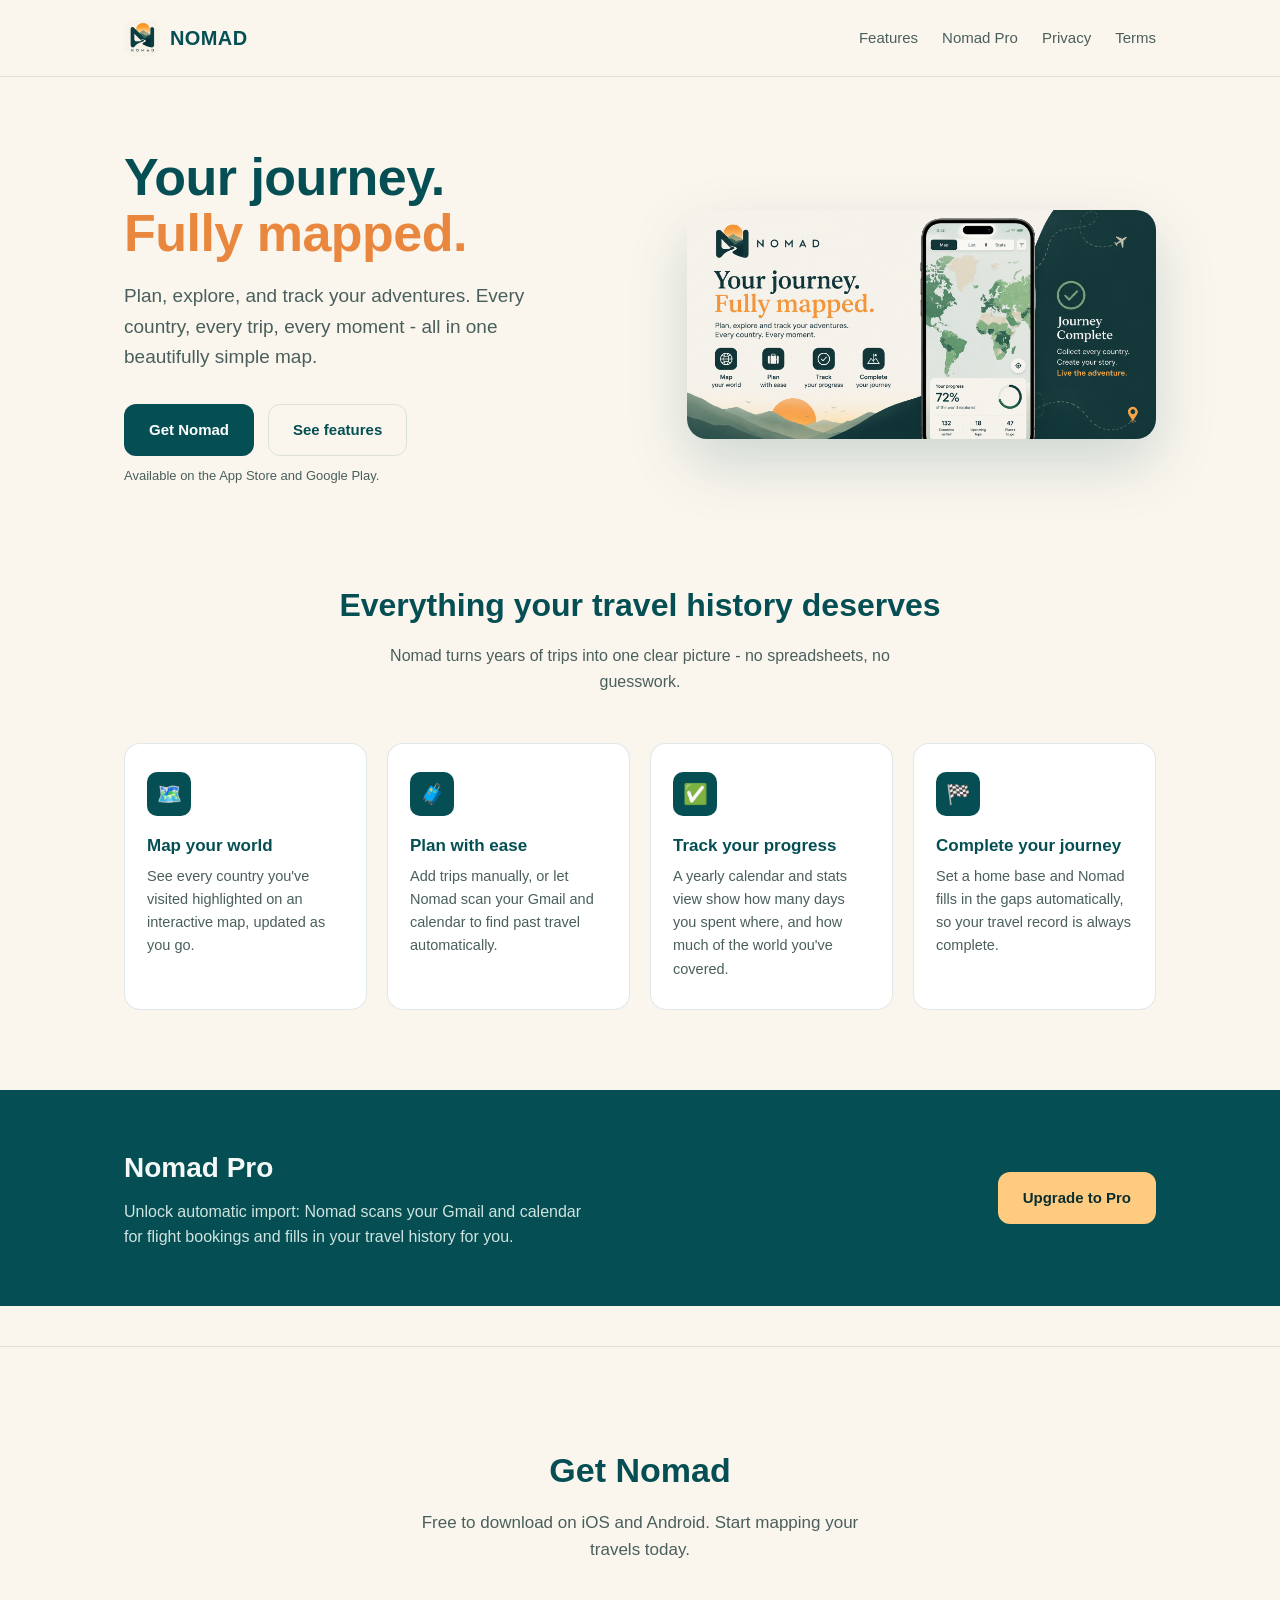
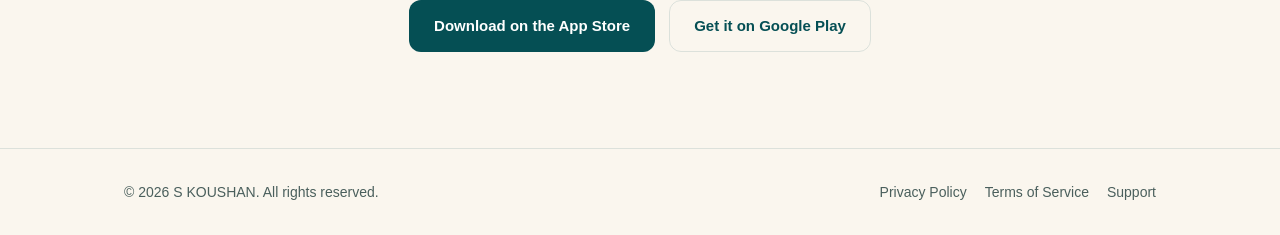
<file: index.html>
<!doctype html>
<html lang="en">
<head>
  <meta charset="UTF-8" />
  <meta name="viewport" content="width=device-width, initial-scale=1" />
  <title>Nomad - Your journey, fully mapped</title>
  <meta name="description" content="Nomad tracks every country and trip you've ever taken. Plan, explore, and see your travel history mapped out beautifully." />
  <link rel="icon" href="assets/logo.png" />
  <link rel="stylesheet" href="styles.css" />
</head>
<body>

  <header class="site-header">
    <div class="wrap">
      <a class="brand" href="index.html">
        <img src="assets/logo.png" alt="Nomad logo" />
        NOMAD
      </a>
      <nav class="site-nav">
        <a href="#features">Features</a>
        <a href="#pro">Nomad Pro</a>
        <a href="privacy.html">Privacy</a>
        <a href="terms.html">Terms</a>
      </nav>
    </div>
  </header>

  <section class="hero">
    <div class="wrap">
      <div>
        <h1>Your journey.<br /><span class="accent">Fully mapped.</span></h1>
        <p class="lede">Plan, explore, and track your adventures. Every country, every trip, every moment - all in one beautifully simple map.</p>
        <div class="cta-row">
          <a class="btn btn-primary" href="#download">Get Nomad</a>
          <a class="btn btn-secondary" href="#features">See features</a>
        </div>
        <p class="badge-note">Available on the App Store and Google Play.</p>
      </div>
      <img src="assets/hero.png" alt="Nomad app showing a world map with visited countries highlighted" />
    </div>
  </section>

  <section class="features" id="features">
    <div class="wrap">
      <h2>Everything your travel history deserves</h2>
      <p class="subhead">Nomad turns years of trips into one clear picture - no spreadsheets, no guesswork.</p>
      <div class="feature-grid">
        <div class="feature-card">
          <div class="feature-icon">🗺️</div>
          <h3>Map your world</h3>
          <p>See every country you've visited highlighted on an interactive map, updated as you go.</p>
        </div>
        <div class="feature-card">
          <div class="feature-icon">🧳</div>
          <h3>Plan with ease</h3>
          <p>Add trips manually, or let Nomad scan your Gmail and calendar to find past travel automatically.</p>
        </div>
        <div class="feature-card">
          <div class="feature-icon">✅</div>
          <h3>Track your progress</h3>
          <p>A yearly calendar and stats view show how many days you spent where, and how much of the world you've covered.</p>
        </div>
        <div class="feature-card">
          <div class="feature-icon">🏁</div>
          <h3>Complete your journey</h3>
          <p>Set a home base and Nomad fills in the gaps automatically, so your travel record is always complete.</p>
        </div>
      </div>
    </div>
  </section>

  <section class="pro-band" id="pro">
    <div class="wrap">
      <div>
        <h2>Nomad Pro</h2>
        <p>Unlock automatic import: Nomad scans your Gmail and calendar for flight bookings and fills in your travel history for you.</p>
      </div>
      <a class="btn btn-primary" href="https://apps.apple.com/us/app/nomad-countries-visited-map/id6790932579" target="_blank" rel="noopener">Upgrade to Pro</a>
    </div>
  </section>

  <section class="download" id="download">
    <div class="wrap">
      <h2>Get Nomad</h2>
      <p class="subhead">Free to download on iOS and Android. Start mapping your travels today.</p>
      <div class="cta-row">
        <a class="btn btn-primary" href="https://apps.apple.com/us/app/nomad-countries-visited-map/id6790932579" target="_blank" rel="noopener">Download on the App Store</a>
        <a class="btn btn-secondary" href="https://play.google.com/store/apps/details?id=com.shervinkoushan.nomad" target="_blank" rel="noopener">Get it on Google Play</a>
      </div>
    </div>
  </section>

  <footer class="site-footer">
    <div class="wrap">
      <span>© 2026 S KOUSHAN. All rights reserved.</span>
      <nav>
        <a href="privacy.html">Privacy Policy</a>
        <a href="terms.html">Terms of Service</a>
        <a href="mailto:shervin.koushan.dev@gmail.com">Support</a>
      </nav>
    </div>
  </footer>

</body>
</html>
</file>
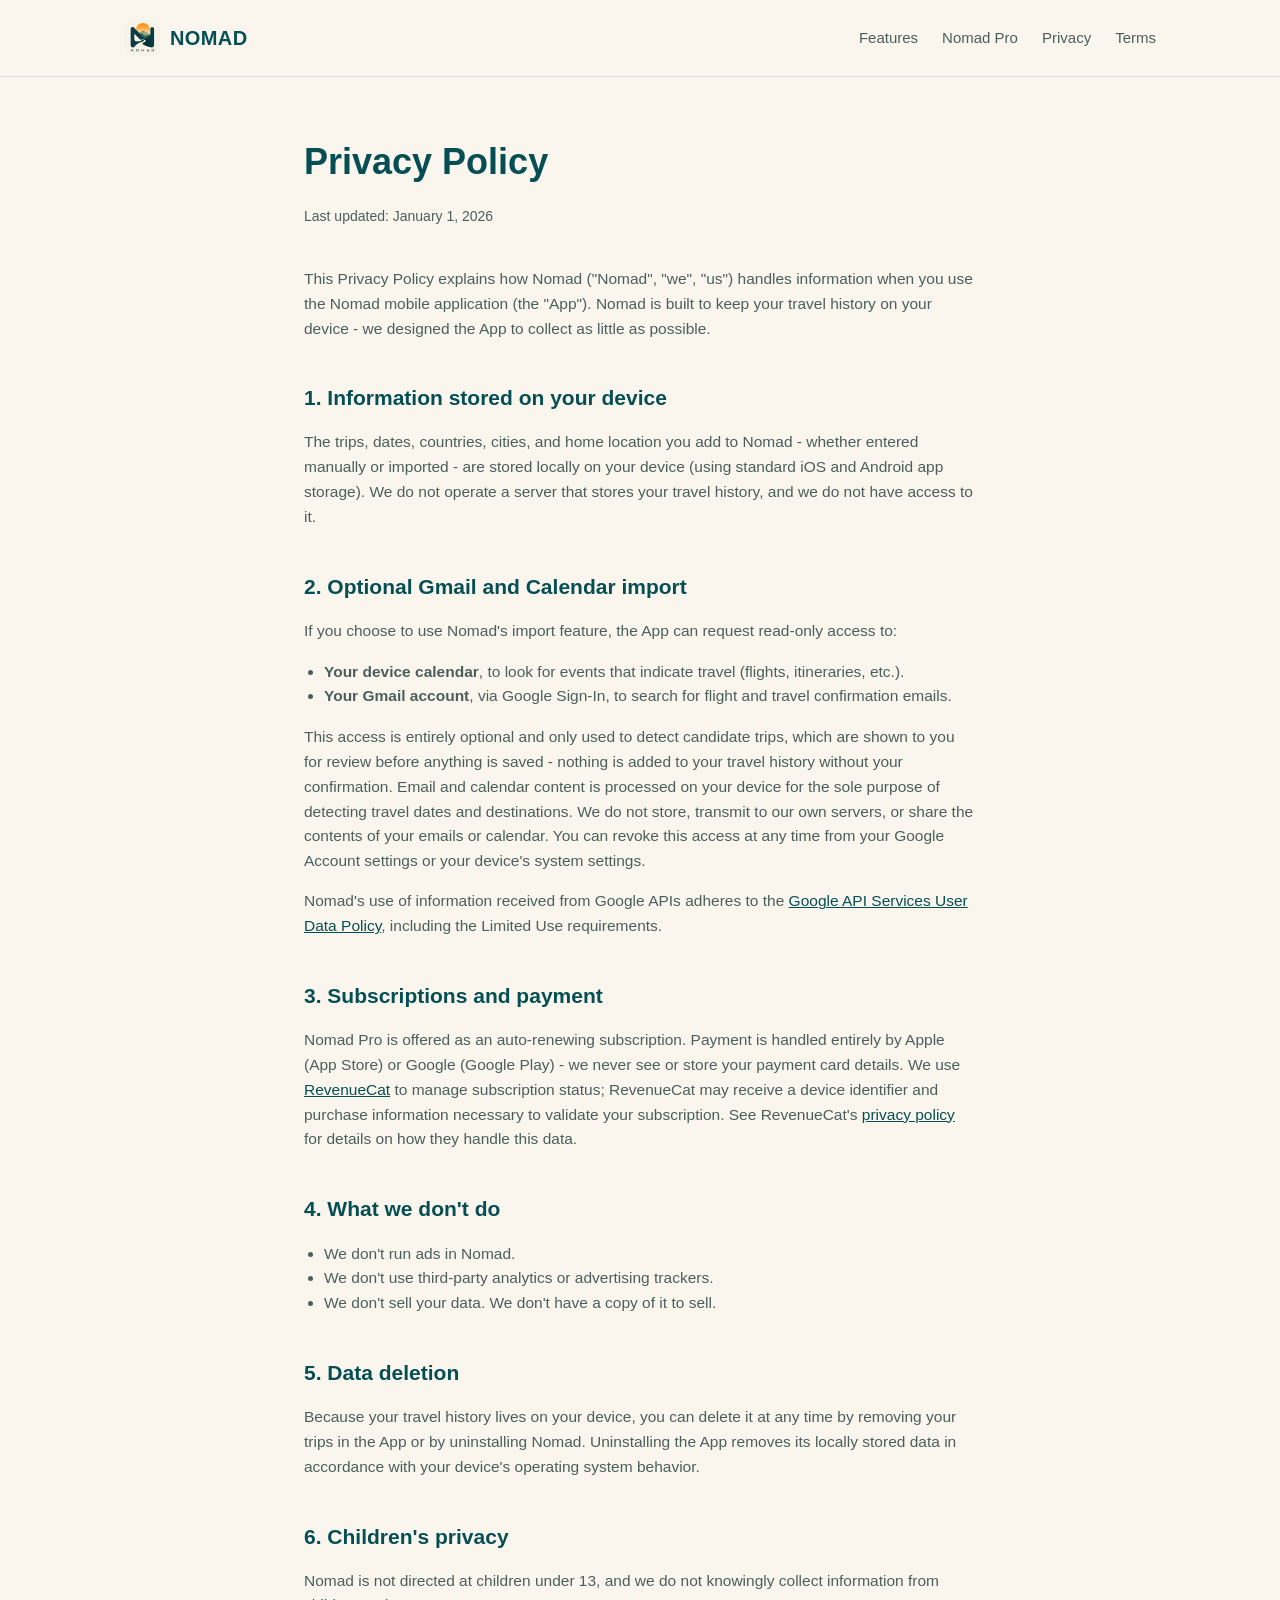
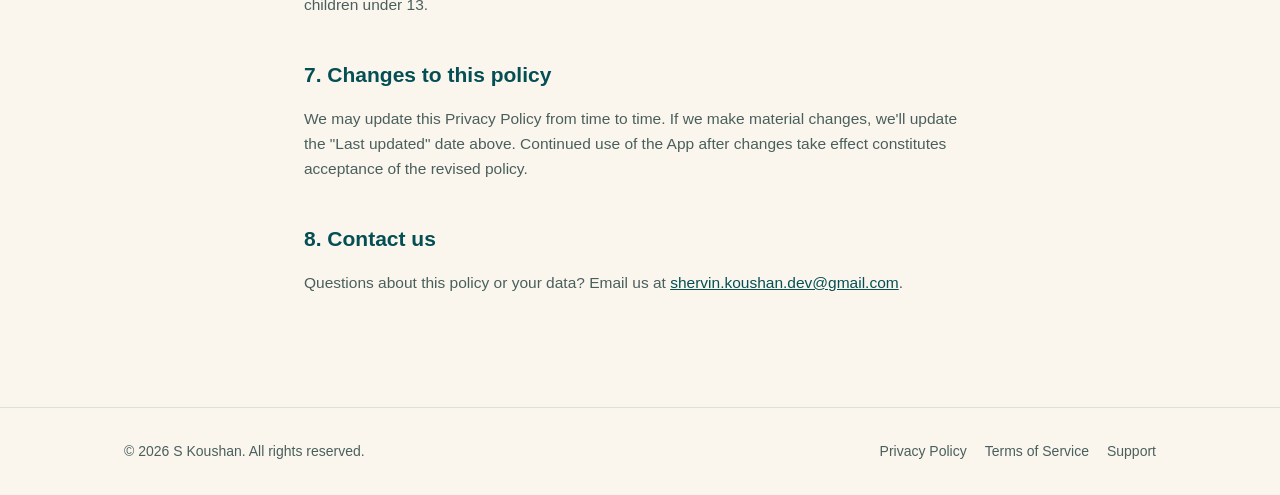
<file: privacy.html>
<!doctype html>
<html lang="en">
<head>
  <meta charset="UTF-8" />
  <meta name="viewport" content="width=device-width, initial-scale=1" />
  <title>Privacy Policy - Nomad</title>
  <link rel="icon" href="assets/logo.png" />
  <link rel="stylesheet" href="styles.css" />
</head>
<body>

  <header class="site-header">
    <div class="wrap">
      <a class="brand" href="index.html">
        <img src="assets/logo.png" alt="Nomad logo" />
        NOMAD
      </a>
      <nav class="site-nav">
        <a href="index.html#features">Features</a>
        <a href="index.html#pro">Nomad Pro</a>
        <a href="privacy.html">Privacy</a>
        <a href="terms.html">Terms</a>
      </nav>
    </div>
  </header>

  <section class="legal">
    <div class="wrap">
      <h1>Privacy Policy</h1>
      <p class="updated">Last updated: January 1, 2026</p>

      <p>This Privacy Policy explains how Nomad ("Nomad", "we", "us") handles information when you use the Nomad mobile application (the "App"). Nomad is built to keep your travel history on your device - we designed the App to collect as little as possible.</p>

      <h2>1. Information stored on your device</h2>
      <p>The trips, dates, countries, cities, and home location you add to Nomad - whether entered manually or imported - are stored locally on your device (using standard iOS and Android app storage). We do not operate a server that stores your travel history, and we do not have access to it.</p>

      <h2>2. Optional Gmail and Calendar import</h2>
      <p>If you choose to use Nomad's import feature, the App can request read-only access to:</p>
      <ul>
        <li><strong>Your device calendar</strong>, to look for events that indicate travel (flights, itineraries, etc.).</li>
        <li><strong>Your Gmail account</strong>, via Google Sign-In, to search for flight and travel confirmation emails.</li>
      </ul>
      <p>This access is entirely optional and only used to detect candidate trips, which are shown to you for review before anything is saved - nothing is added to your travel history without your confirmation. Email and calendar content is processed on your device for the sole purpose of detecting travel dates and destinations. We do not store, transmit to our own servers, or share the contents of your emails or calendar. You can revoke this access at any time from your Google Account settings or your device's system settings.</p>
      <p>Nomad's use of information received from Google APIs adheres to the <a href="https://developers.google.com/terms/api-services-user-data-policy" target="_blank" rel="noopener">Google API Services User Data Policy</a>, including the Limited Use requirements.</p>

      <h2>3. Subscriptions and payment</h2>
      <p>Nomad Pro is offered as an auto-renewing subscription. Payment is handled entirely by Apple (App Store) or Google (Google Play) - we never see or store your payment card details. We use <a href="https://www.revenuecat.com" target="_blank" rel="noopener">RevenueCat</a> to manage subscription status; RevenueCat may receive a device identifier and purchase information necessary to validate your subscription. See RevenueCat's <a href="https://www.revenuecat.com/privacy" target="_blank" rel="noopener">privacy policy</a> for details on how they handle this data.</p>

      <h2>4. What we don't do</h2>
      <ul>
        <li>We don't run ads in Nomad.</li>
        <li>We don't use third-party analytics or advertising trackers.</li>
        <li>We don't sell your data. We don't have a copy of it to sell.</li>
      </ul>

      <h2>5. Data deletion</h2>
      <p>Because your travel history lives on your device, you can delete it at any time by removing your trips in the App or by uninstalling Nomad. Uninstalling the App removes its locally stored data in accordance with your device's operating system behavior.</p>

      <h2>6. Children's privacy</h2>
      <p>Nomad is not directed at children under 13, and we do not knowingly collect information from children under 13.</p>

      <h2>7. Changes to this policy</h2>
      <p>We may update this Privacy Policy from time to time. If we make material changes, we'll update the "Last updated" date above. Continued use of the App after changes take effect constitutes acceptance of the revised policy.</p>

      <h2>8. Contact us</h2>
      <p>Questions about this policy or your data? Email us at <a href="mailto:shervin.koushan.dev@gmail.com">shervin.koushan.dev@gmail.com</a>.</p>
    </div>
  </section>

  <footer class="site-footer">
    <div class="wrap">
      <span>© 2026 S Koushan. All rights reserved.</span>
      <nav>
        <a href="privacy.html">Privacy Policy</a>
        <a href="terms.html">Terms of Service</a>
        <a href="mailto:shervin.koushan.dev@gmail.com">Support</a>
      </nav>
    </div>
  </footer>

</body>
</html>
</file>
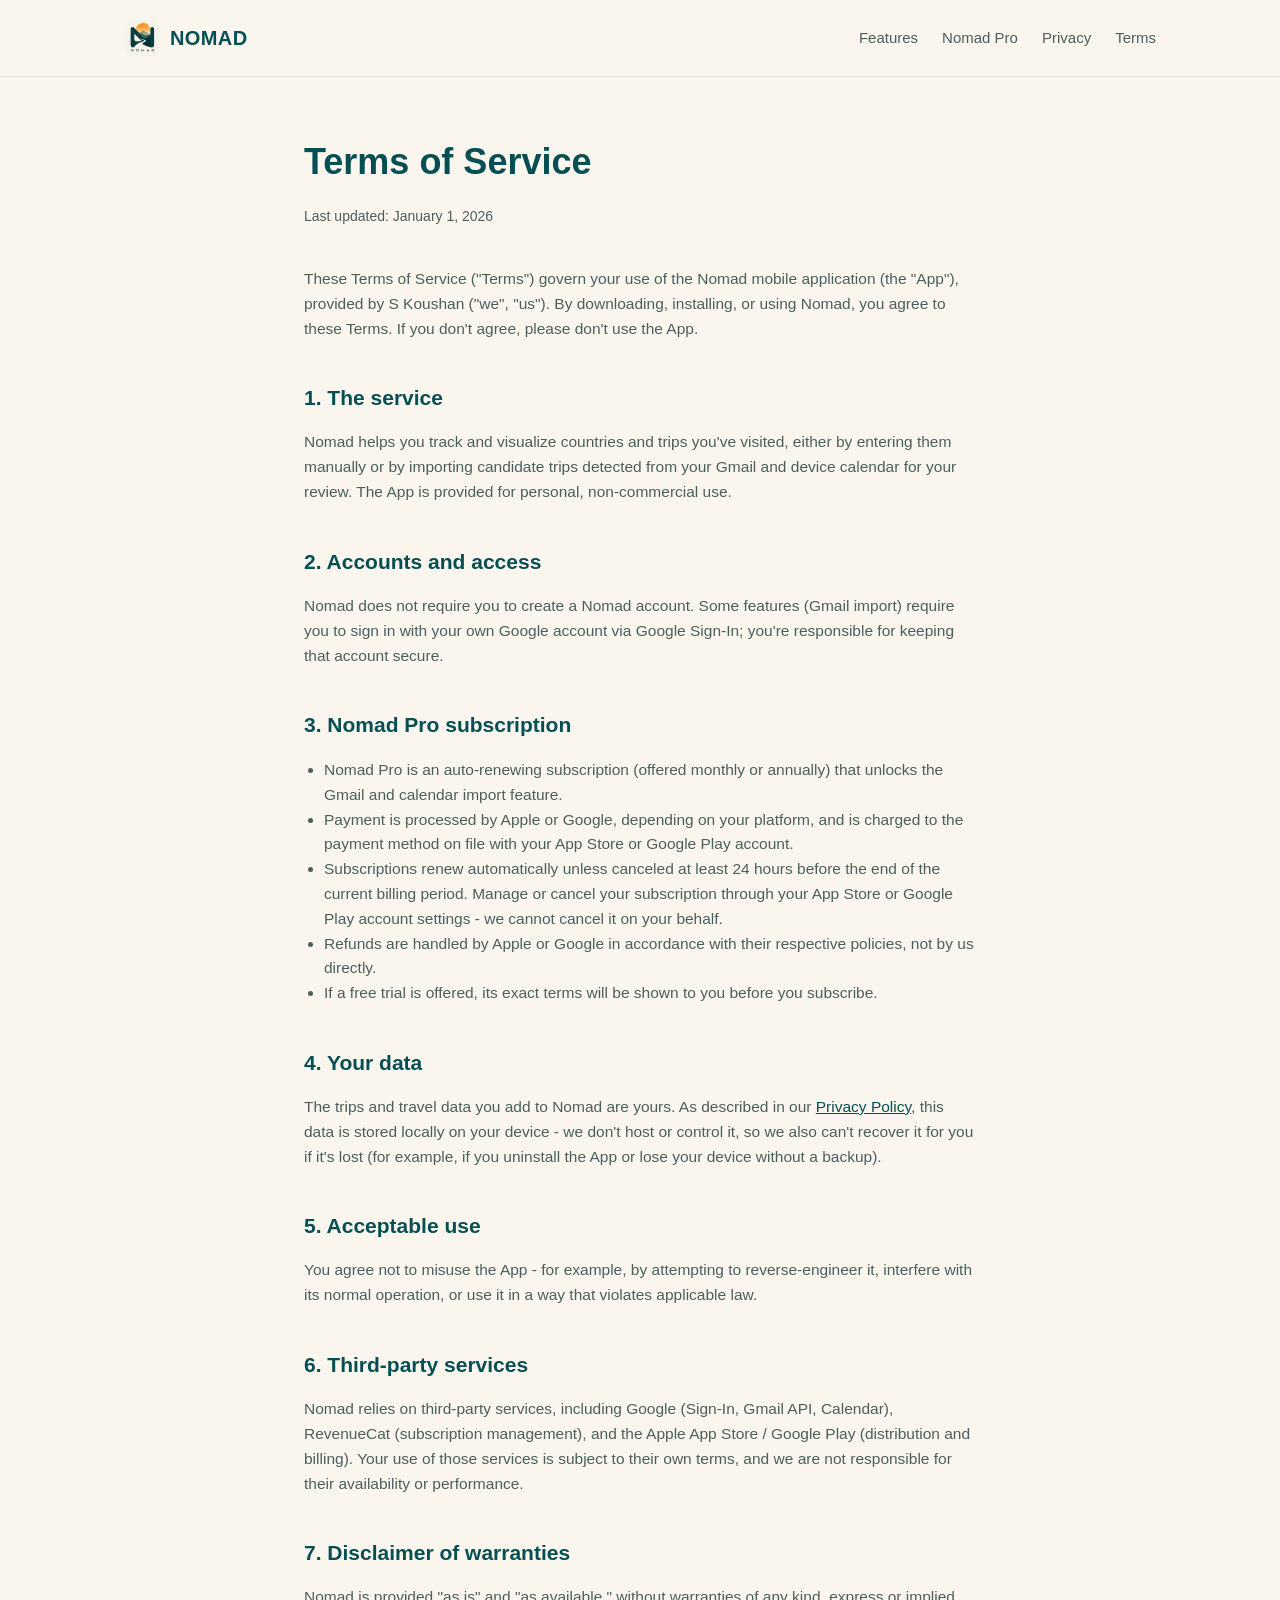
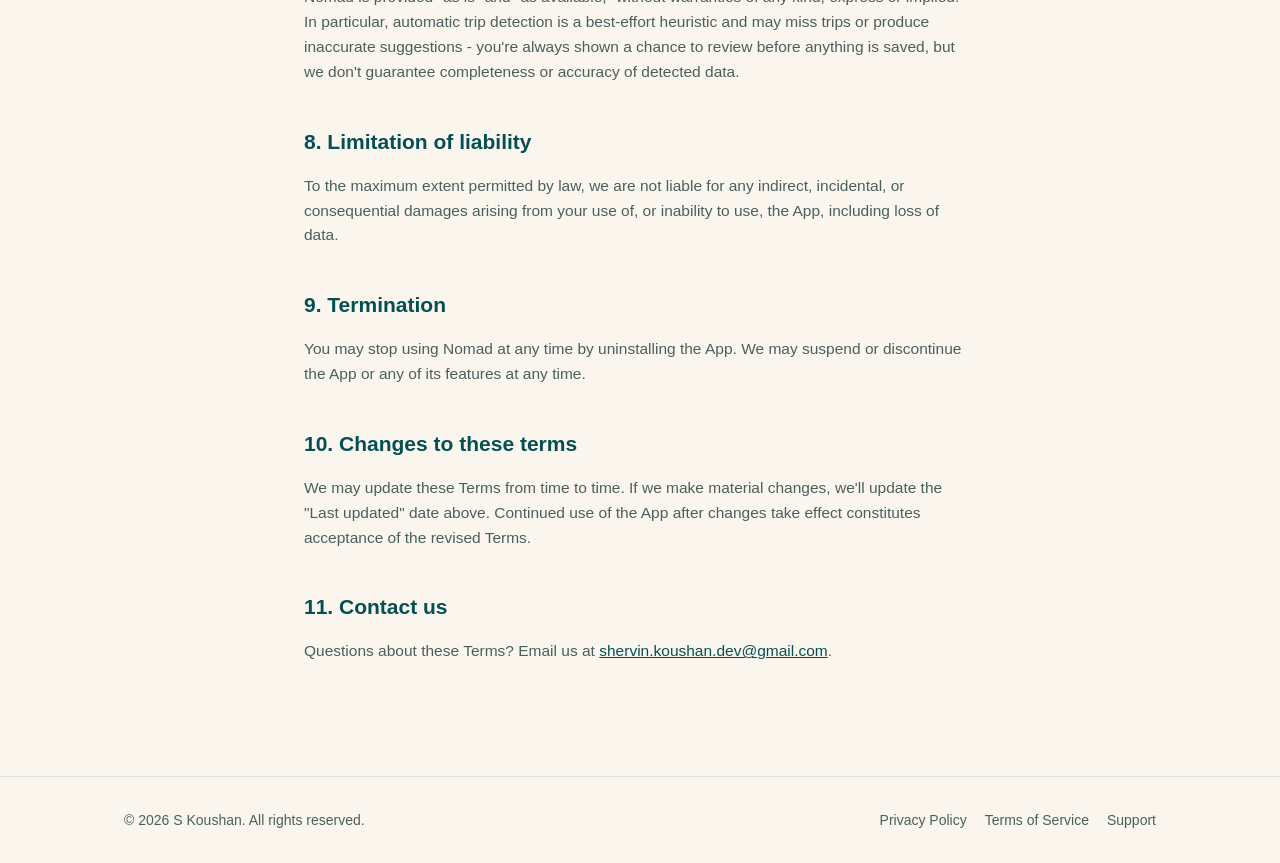
<file: terms.html>
<!doctype html>
<html lang="en">
<head>
  <meta charset="UTF-8" />
  <meta name="viewport" content="width=device-width, initial-scale=1" />
  <title>Terms of Service - Nomad</title>
  <link rel="icon" href="assets/logo.png" />
  <link rel="stylesheet" href="styles.css" />
</head>
<body>

  <header class="site-header">
    <div class="wrap">
      <a class="brand" href="index.html">
        <img src="assets/logo.png" alt="Nomad logo" />
        NOMAD
      </a>
      <nav class="site-nav">
        <a href="index.html#features">Features</a>
        <a href="index.html#pro">Nomad Pro</a>
        <a href="privacy.html">Privacy</a>
        <a href="terms.html">Terms</a>
      </nav>
    </div>
  </header>

  <section class="legal">
    <div class="wrap">
      <h1>Terms of Service</h1>
      <p class="updated">Last updated: January 1, 2026</p>

      <p>These Terms of Service ("Terms") govern your use of the Nomad mobile application (the "App"), provided by S Koushan ("we", "us"). By downloading, installing, or using Nomad, you agree to these Terms. If you don't agree, please don't use the App.</p>

      <h2>1. The service</h2>
      <p>Nomad helps you track and visualize countries and trips you've visited, either by entering them manually or by importing candidate trips detected from your Gmail and device calendar for your review. The App is provided for personal, non-commercial use.</p>

      <h2>2. Accounts and access</h2>
      <p>Nomad does not require you to create a Nomad account. Some features (Gmail import) require you to sign in with your own Google account via Google Sign-In; you're responsible for keeping that account secure.</p>

      <h2>3. Nomad Pro subscription</h2>
      <ul>
        <li>Nomad Pro is an auto-renewing subscription (offered monthly or annually) that unlocks the Gmail and calendar import feature.</li>
        <li>Payment is processed by Apple or Google, depending on your platform, and is charged to the payment method on file with your App Store or Google Play account.</li>
        <li>Subscriptions renew automatically unless canceled at least 24 hours before the end of the current billing period. Manage or cancel your subscription through your App Store or Google Play account settings - we cannot cancel it on your behalf.</li>
        <li>Refunds are handled by Apple or Google in accordance with their respective policies, not by us directly.</li>
        <li>If a free trial is offered, its exact terms will be shown to you before you subscribe.</li>
      </ul>

      <h2>4. Your data</h2>
      <p>The trips and travel data you add to Nomad are yours. As described in our <a href="privacy.html">Privacy Policy</a>, this data is stored locally on your device - we don't host or control it, so we also can't recover it for you if it's lost (for example, if you uninstall the App or lose your device without a backup).</p>

      <h2>5. Acceptable use</h2>
      <p>You agree not to misuse the App - for example, by attempting to reverse-engineer it, interfere with its normal operation, or use it in a way that violates applicable law.</p>

      <h2>6. Third-party services</h2>
      <p>Nomad relies on third-party services, including Google (Sign-In, Gmail API, Calendar), RevenueCat (subscription management), and the Apple App Store / Google Play (distribution and billing). Your use of those services is subject to their own terms, and we are not responsible for their availability or performance.</p>

      <h2>7. Disclaimer of warranties</h2>
      <p>Nomad is provided "as is" and "as available," without warranties of any kind, express or implied. In particular, automatic trip detection is a best-effort heuristic and may miss trips or produce inaccurate suggestions - you're always shown a chance to review before anything is saved, but we don't guarantee completeness or accuracy of detected data.</p>

      <h2>8. Limitation of liability</h2>
      <p>To the maximum extent permitted by law, we are not liable for any indirect, incidental, or consequential damages arising from your use of, or inability to use, the App, including loss of data.</p>

      <h2>9. Termination</h2>
      <p>You may stop using Nomad at any time by uninstalling the App. We may suspend or discontinue the App or any of its features at any time.</p>

      <h2>10. Changes to these terms</h2>
      <p>We may update these Terms from time to time. If we make material changes, we'll update the "Last updated" date above. Continued use of the App after changes take effect constitutes acceptance of the revised Terms.</p>

      <h2>11. Contact us</h2>
      <p>Questions about these Terms? Email us at <a href="mailto:shervin.koushan.dev@gmail.com">shervin.koushan.dev@gmail.com</a>.</p>
    </div>
  </section>

  <footer class="site-footer">
    <div class="wrap">
      <span>© 2026 S Koushan. All rights reserved.</span>
      <nav>
        <a href="privacy.html">Privacy Policy</a>
        <a href="terms.html">Terms of Service</a>
        <a href="mailto:shervin.koushan.dev@gmail.com">Support</a>
      </nav>
    </div>
  </footer>

</body>
</html>
</file>
<file: styles.css>
:root {
  --nomad-green: #054f54;
  --nomad-green-dark: #0b2f2f;
  --nomad-sage: #548072;
  --nomad-sun: #ffcb80;
  --nomad-amber: #e8873d;
  --nomad-cream: #faf6ee;
  --nomad-cream-dim: #f1e9d8;
  --ink: var(--nomad-green);
  --bg: var(--nomad-cream);
  --surface: #ffffff;
  --muted: #4a5f5c;
  --border: rgba(5, 79, 84, 0.12);
  --max-width: 1080px;
}

@media (prefers-color-scheme: dark) {
  :root {
    --ink: #eef3f1;
    --bg: var(--nomad-green-dark);
    --surface: #123a3a;
    --muted: #b6c9c4;
    --border: rgba(255, 255, 255, 0.1);
    --nomad-sun: #ffd699;
  }
}

* {
  box-sizing: border-box;
}

html, body {
  margin: 0;
  padding: 0;
}

body {
  font-family: -apple-system, BlinkMacSystemFont, "Segoe UI", Roboto, Helvetica, Arial, sans-serif;
  background: var(--bg);
  color: var(--ink);
  line-height: 1.6;
  -webkit-font-smoothing: antialiased;
}

a {
  color: var(--nomad-green);
}

@media (prefers-color-scheme: dark) {
  a {
    color: var(--nomad-sun);
  }
}

img {
  max-width: 100%;
  display: block;
}

.wrap {
  max-width: var(--max-width);
  margin: 0 auto;
  padding: 0 24px;
}

/* Header */

.site-header {
  padding: 20px 0;
  border-bottom: 1px solid var(--border);
}

.site-header .wrap {
  display: flex;
  align-items: center;
  justify-content: space-between;
}

.brand {
  display: flex;
  align-items: center;
  gap: 10px;
  text-decoration: none;
  color: var(--ink);
  font-weight: 700;
  font-size: 20px;
  letter-spacing: 0.02em;
}

.brand img {
  width: 36px;
  height: 36px;
  border-radius: 9px;
}

.site-nav {
  display: flex;
  gap: 24px;
  font-size: 15px;
}

.site-nav a {
  text-decoration: none;
  color: var(--muted);
  font-weight: 500;
}

.site-nav a:hover {
  color: var(--ink);
}

/* Hero */

.hero {
  padding: 72px 0 40px;
}

.hero .wrap {
  display: grid;
  grid-template-columns: 1.1fr 1fr;
  gap: 48px;
  align-items: center;
}

.hero h1 {
  font-size: 52px;
  line-height: 1.08;
  margin: 0 0 20px;
  letter-spacing: -0.01em;
}

.hero h1 .accent {
  color: var(--nomad-amber);
}

.hero p.lede {
  font-size: 19px;
  color: var(--muted);
  margin: 0 0 32px;
  max-width: 460px;
}

.hero img {
  border-radius: 20px;
  box-shadow: 0 24px 60px rgba(5, 79, 84, 0.18);
}

.cta-row {
  display: flex;
  gap: 14px;
  flex-wrap: wrap;
}

.btn {
  display: inline-flex;
  align-items: center;
  gap: 8px;
  padding: 13px 24px;
  border-radius: 12px;
  font-weight: 600;
  font-size: 15px;
  text-decoration: none;
  border: 1px solid transparent;
  cursor: pointer;
}

.btn-primary {
  background: var(--nomad-green);
  color: #fff;
}

.btn-primary:hover {
  background: #043e42;
}

.btn-secondary {
  background: transparent;
  color: var(--ink);
  border-color: var(--border);
}

.btn-secondary:hover {
  border-color: var(--nomad-green);
}

.badge-note {
  font-size: 13px;
  color: var(--muted);
  margin-top: 10px;
}

/* Features */

.features {
  padding: 40px 0 80px;
}

.features h2 {
  text-align: center;
  font-size: 32px;
  margin: 0 0 12px;
}

.features .subhead {
  text-align: center;
  color: var(--muted);
  max-width: 560px;
  margin: 0 auto 48px;
}

.feature-grid {
  display: grid;
  grid-template-columns: repeat(4, 1fr);
  gap: 20px;
}

.feature-card {
  background: var(--surface);
  border: 1px solid var(--border);
  border-radius: 16px;
  padding: 28px 22px;
  text-align: left;
}

.feature-icon {
  width: 44px;
  height: 44px;
  border-radius: 10px;
  background: var(--nomad-green);
  color: var(--nomad-sun);
  display: flex;
  align-items: center;
  justify-content: center;
  font-size: 20px;
  margin-bottom: 16px;
}

.feature-card h3 {
  margin: 0 0 6px;
  font-size: 17px;
}

.feature-card p {
  margin: 0;
  color: var(--muted);
  font-size: 14.5px;
}

/* Pro band */

.pro-band {
  background: var(--nomad-green);
  color: #f4f8f7;
  padding: 56px 0;
}

.pro-band .wrap {
  display: flex;
  align-items: center;
  justify-content: space-between;
  gap: 32px;
  flex-wrap: wrap;
}

.pro-band h2 {
  margin: 0 0 8px;
  font-size: 28px;
}

.pro-band p {
  margin: 0;
  color: #cfe3df;
  max-width: 480px;
}

.pro-band .btn-primary {
  background: var(--nomad-sun);
  color: var(--nomad-green-dark);
}

.pro-band .btn-primary:hover {
  background: #ffd699;
}

/* Download */

.download {
  padding: 96px 0;
  margin-top: 40px;
  border-top: 1px solid var(--border);
  text-align: center;
}

.download h2 {
  font-size: 34px;
  margin: 0 0 12px;
}

.download .subhead {
  color: var(--muted);
  font-size: 17px;
  max-width: 480px;
  margin: 0 auto 36px;
}

.download .cta-row {
  justify-content: center;
}

.download .badge-note {
  margin-top: 24px;
}

/* Footer */

.site-footer {
  border-top: 1px solid var(--border);
  padding: 32px 0;
  font-size: 14px;
  color: var(--muted);
}

.site-footer .wrap {
  display: flex;
  align-items: center;
  justify-content: space-between;
  flex-wrap: wrap;
  gap: 12px;
}

.site-footer nav {
  display: flex;
  gap: 18px;
}

.site-footer a {
  color: var(--muted);
  text-decoration: none;
}

.site-footer a:hover {
  color: var(--ink);
}

/* Legal pages */

.legal {
  padding: 56px 0 96px;
}

.legal .wrap {
  max-width: 720px;
}

.legal h1 {
  font-size: 36px;
  margin: 0 0 6px;
}

.legal .updated {
  color: var(--muted);
  font-size: 14px;
  margin-bottom: 40px;
}

.legal h2 {
  font-size: 21px;
  margin: 40px 0 12px;
}

.legal p, .legal li {
  color: var(--muted);
  font-size: 15.5px;
}

.legal ul {
  padding-left: 20px;
}

.legal a {
  color: var(--nomad-green);
  text-decoration: underline;
}

@media (prefers-color-scheme: dark) {
  .legal a {
    color: var(--nomad-sun);
  }
}

@media (max-width: 860px) {
  .hero .wrap {
    grid-template-columns: 1fr;
  }
  .hero h1 {
    font-size: 38px;
  }
  .feature-grid {
    grid-template-columns: repeat(2, 1fr);
  }
}

@media (max-width: 520px) {
  .feature-grid {
    grid-template-columns: 1fr;
  }
  .site-nav {
    display: none;
  }
  .pro-band .wrap {
    text-align: left;
  }
}
</file>
